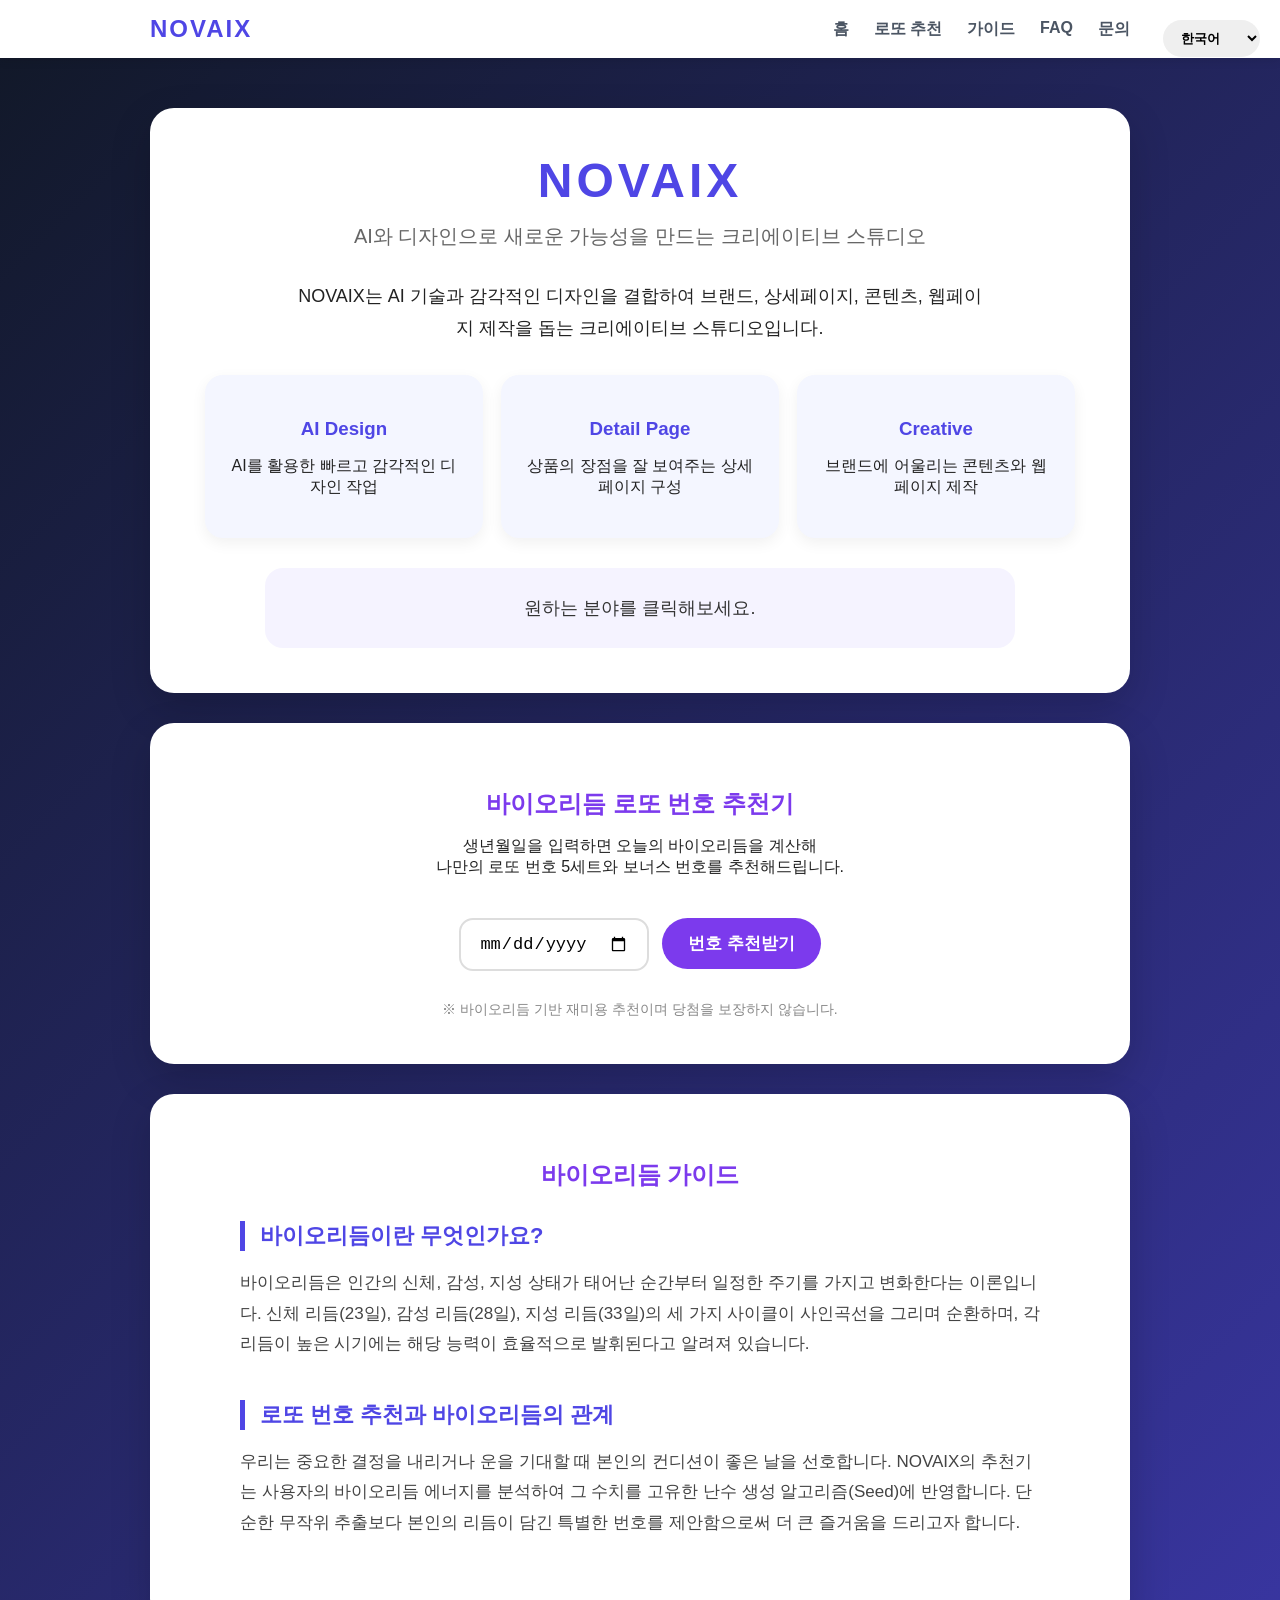
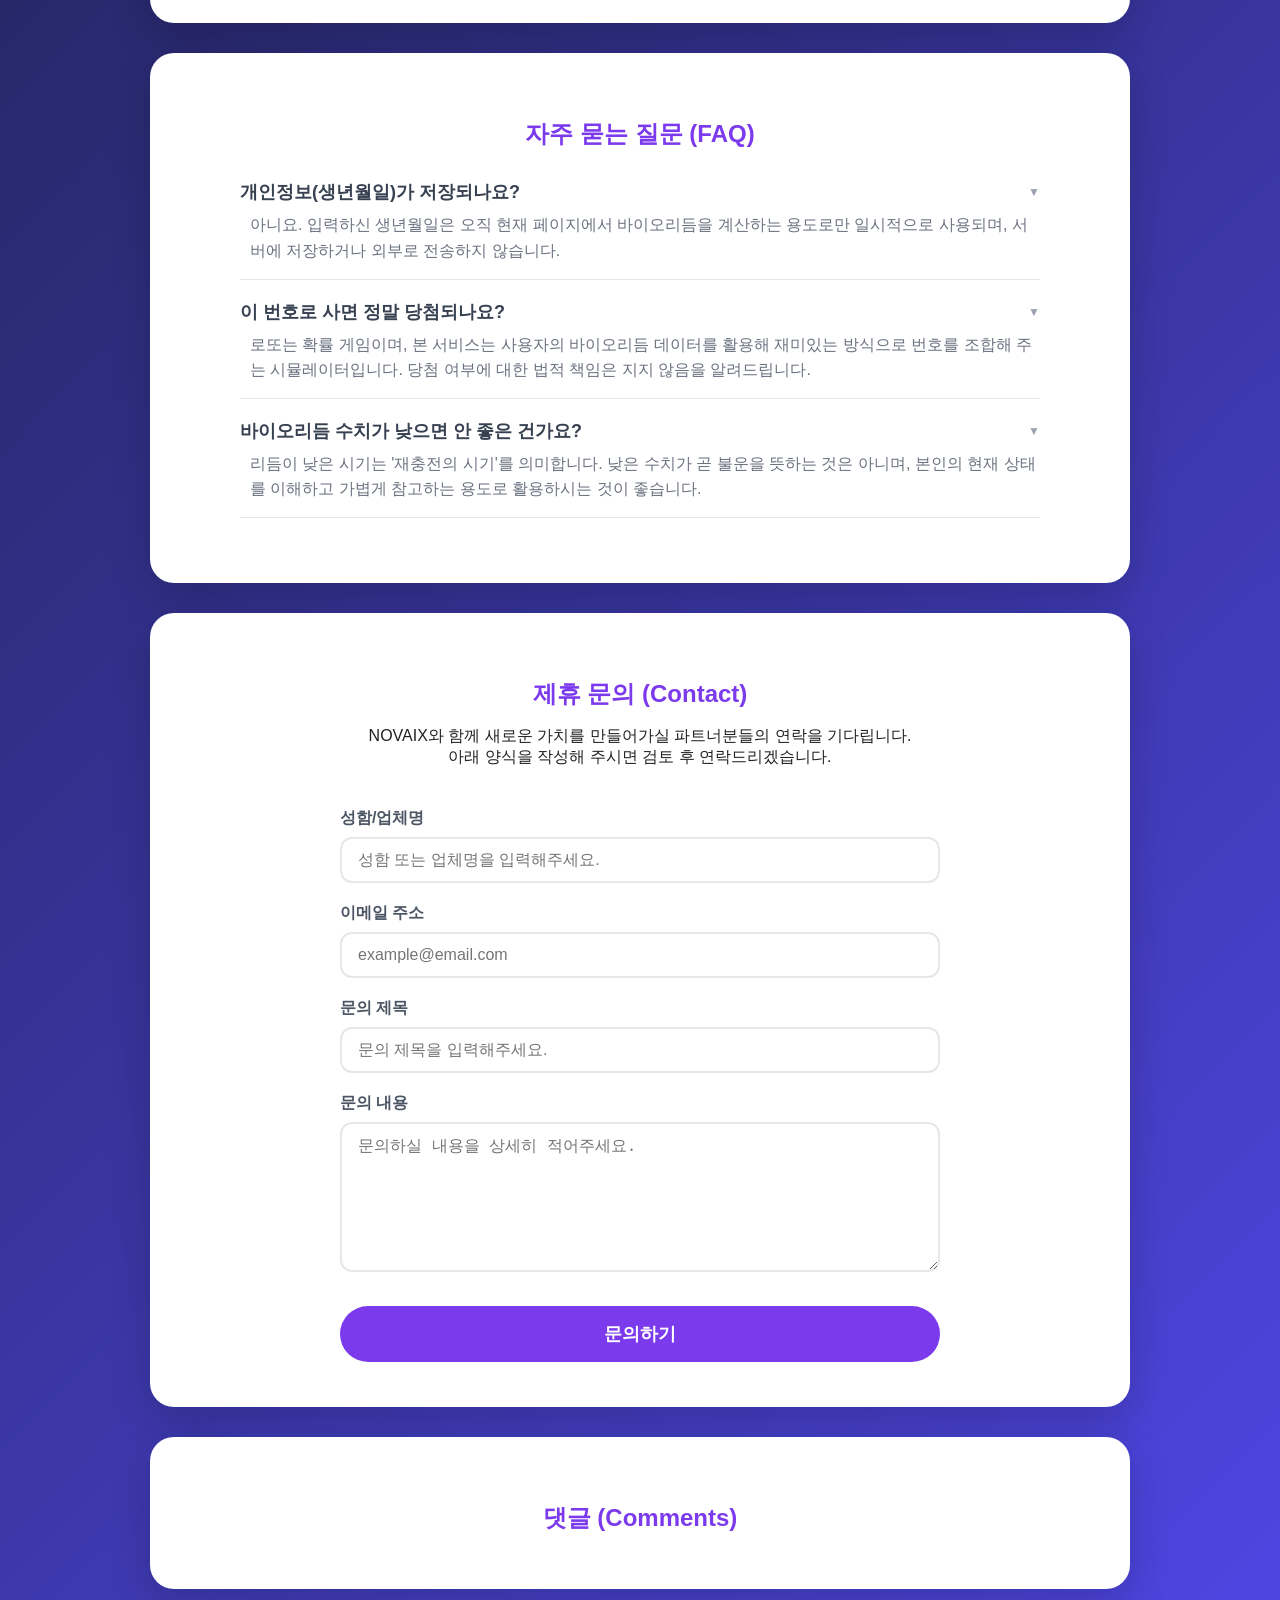
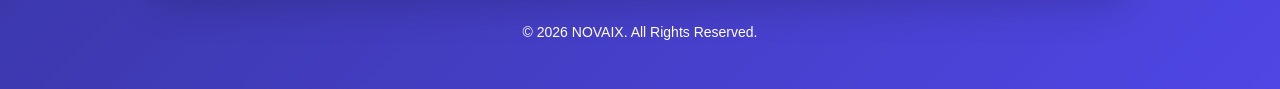
<file: index.html>
<!DOCTYPE html>
<html lang="ko">
<head>
  <meta charset="UTF-8">
  <meta name="viewport" content="width=device-width, initial-scale=1.0">
  <title>NOVAIX 바이오리듬 로또 추천기</title>
  <script async src="https://pagead2.googlesyndication.com/pagead/js/adsbygoogle.js?client=ca-pub-2356263208847868"
     crossorigin="anonymous"></script>
  <link rel="stylesheet" href="style.css">
</head>
<body>
  <nav class="navbar">
    <div class="nav-container">
      <div class="nav-logo">NOVAIX</div>
      <ul class="nav-links">
        <li><a href="#" id="nav-home">홈</a></li>
        <li><a href="#lotto-section" id="nav-lotto">로또 추천</a></li>
        <li><a href="#guide-section" id="nav-guide">가이드</a></li>
        <li><a href="#faq-section" id="nav-faq">FAQ</a></li>
        <li><a href="#contact-section" id="nav-contact">문의</a></li>
      </ul>
      <div class="language-box">
        <select id="langSelector">
          <option value="ko">한국어</option>
          <option value="en">English</option>
          <option value="ja">日本語</option>
          <option value="zh">中文</option>
        </select>
      </div>
    </div>
  </nav>

  <div class="container">

    <section id="hero-section" class="section">
      <div class="logo">NOVAIX</div>
      <p class="tagline" id="tagline">AI와 디자인으로 새로운 가능성을 만드는 크리에이티브 스튜디오</p>

      <p class="intro" id="intro">
        NOVAIX는 AI 기술과 감각적인 디자인을 결합하여
        브랜드, 상세페이지, 콘텐츠, 웹페이지 제작을 돕는 크리에이티브 스튜디오입니다.
        작은 아이디어도 눈에 띄는 결과물로 완성합니다.
      </p>

      <div class="cards">
        <div class="card" data-service="ai">
          <h3 id="card-title-ai">AI Design</h3>
          <p id="card-desc-ai">AI를 활용한 빠르고 감각적인 디자인 작업</p>
        </div>

        <div class="card" data-service="detail">
          <h3 id="card-title-detail">Detail Page</h3>
          <p id="card-desc-detail">상품의 장점을 잘 보여주는 상세페이지 구성</p>
        </div>

        <div class="card" data-service="creative">
          <h3 id="card-title-creative">Creative</h3>
          <p id="card-desc-creative">브랜드에 어울리는 콘텐츠와 웹페이지 제작</p>
        </div>
      </div>

      <div id="serviceResult" class="service-result">
           원하는 분야를 클릭해보세요.
      </div>
    </section>

    <section id="lotto-section" class="section">
      <h2 id="lottoTitle">바이오리듬 로또 번호 추천기</h2>
      <p id="lottoDesc">
        생년월일을 입력하면 오늘의 바이오리듬을 계산해<br>
        나만의 로또 번호 5세트와 보너스 번호를 추천해드립니다.
      </p>

      <div class="input-area">
        <input type="date" id="birthDate">
        <button id="lottoButton" type="button">
           번호 추천받기
        </button>
      </div>

      <div class="bio-box" id="bioBox">
        <h3 id="bioBoxTitle">오늘의 바이오리듬</h3>

        <div class="bio-row">
          <span id="label-physical">신체 리듬</span>: <span id="physicalText"></span>
          <div class="bar-bg"><div class="bar" id="physicalBar"></div></div>
        </div>

        <div class="bio-row">
          <span id="label-emotional">감성 리듬</span>: <span id="emotionalText"></span>
          <div class="bar-bg"><div class="bar" id="emotionalBar"></div></div>
        </div>

        <div class="bio-row">
          <span id="label-intellectual">지성 리듬</span>: <span id="intellectualText"></span>
          <div class="bar-bg"><div class="bar" id="intellectualBar"></div></div>
        </div>
      </div>

      <div class="result" id="result"></div>

      <div class="note" id="lottoNote">
        ※ 바이오리듬 기반 재미용 추천이며 당첨을 보장하지 않습니다.
      </div>
    </section>

    <section id="guide-section" class="section">
      <h2 id="guideTitle">바이오리듬 가이드 (Biorhythm Guide)</h2>
      <div class="guide-content">
        <article class="guide-article">
          <h3 id="article1Title">바이오리듬이란 무엇인가요?</h3>
          <p id="article1Content">
            바이오리듬은 인간의 신체, 감성, 지성 상태가 태어난 순간부터 일정한 주기를 가지고 변화한다는 이론입니다. 
            신체 리듬(23일), 감성 리듬(28일), 지성 리듬(33일)의 세 가지 사이클이 사인곡선을 그리며 순환하며, 
            각 리듬이 높은 시기에는 해당 능력이 효율적으로 발휘된다고 알려져 있습니다.
          </p>
        </article>
        <article class="guide-article">
          <h3 id="article2Title">로또 번호 추천과 바이오리듬의 관계</h3>
          <p id="article2Content">
            우리는 중요한 결정을 내리거나 운을 기대할 때 본인의 컨디션이 좋은 날을 선호합니다. 
            NOVAIX의 추천기는 사용자의 바이오리듬 에너지를 분석하여 그 수치를 고유한 난수 생성 알고리즘(Seed)에 반영합니다. 
            단순한 무작위 추출보다 본인의 리듬이 담긴 특별한 번호를 제안함으로써 더 큰 즐거움을 드리고자 합니다.
          </p>
        </article>
      </div>
    </section>

    <section id="faq-section" class="section">
      <h2 id="faqTitle">자주 묻는 질문 (FAQ)</h2>
      <div class="faq-container">
        <div class="faq-item">
          <div class="faq-question" id="faqQ1">개인정보(생년월일)가 저장되나요?</div>
          <div class="faq-answer" id="faqA1">아니요. 입력하신 생년월일은 오직 현재 페이지에서 바이오리듬을 계산하는 용도로만 일시적으로 사용되며, 서버에 저장하거나 외부로 전송하지 않습니다.</div>
        </div>
        <div class="faq-item">
          <div class="faq-question" id="faqQ2">이 번호로 사면 정말 당첨되나요?</div>
          <div class="faq-answer" id="faqA2">로또는 확률 게임이며, 본 서비스는 사용자의 바이오리듬 데이터를 활용해 재미있는 방식으로 번호를 조합해 주는 시뮬레이터입니다. 당첨 여부에 대한 법적 책임은 지지 않음을 알려드립니다.</div>
        </div>
        <div class="faq-item">
          <div class="faq-question" id="faqQ3">바이오리듬 수치가 낮으면 안 좋은 건가요?</div>
          <div class="faq-answer" id="faqA3">리듬이 낮은 시기는 '재충전의 시기'를 의미합니다. 낮은 수치가 곧 불운을 뜻하는 것은 아니며, 본인의 현재 상태를 이해하고 가볍게 참고하는 용도로 활용하시는 것이 좋습니다.</div>
        </div>
      </div>
    </section>

    <section id="contact-section" class="section">
      <h2 id="contactTitle">제휴 문의 (Contact)</h2>
      <p id="contactDesc">
        NOVAIX와 함께 새로운 가치를 만들어가실 파트너분들의 연락을 기다립니다.<br>
        아래 양식을 작성해 주시면 검토 후 연락드리겠습니다.
      </p>

      <form action="https://formspree.io/f/mgoqweqr" method="POST" class="contact-form">
        <div class="form-group">
          <label for="name" id="label-name">성함/업체명</label>
          <input type="text" id="name" name="name" required placeholder="성함 또는 업체명을 입력해주세요.">
        </div>
        <div class="form-group">
          <label for="email" id="label-email">이메일 주소</label>
          <input type="email" id="email" name="email" required placeholder="example@email.com">
        </div>
        <div class="form-group">
          <label for="subject" id="label-subject">문의 제목</label>
          <input type="text" id="subject" name="subject" required placeholder="문의 제목을 입력해주세요.">
        </div>
        <div class="form-group">
          <label for="message" id="label-message">문의 내용</label>
          <textarea id="message" name="message" required placeholder="문의하실 내용을 상세히 적어주세요."></textarea>
        </div>
        <button type="submit" class="submit-button" id="btn-submit">문의하기</button>
      </form>
    </section>

    <section id="comments-section" class="section">
      <h2 id="commentsTitle">댓글 (Comments)</h2>
      <div class="giscus"></div>
    </section>

    <footer>
      © 2026 NOVAIX. All Rights Reserved.
    </footer>

  </div>

  <script src="main.js"></script>
</body>
</html>
</file>
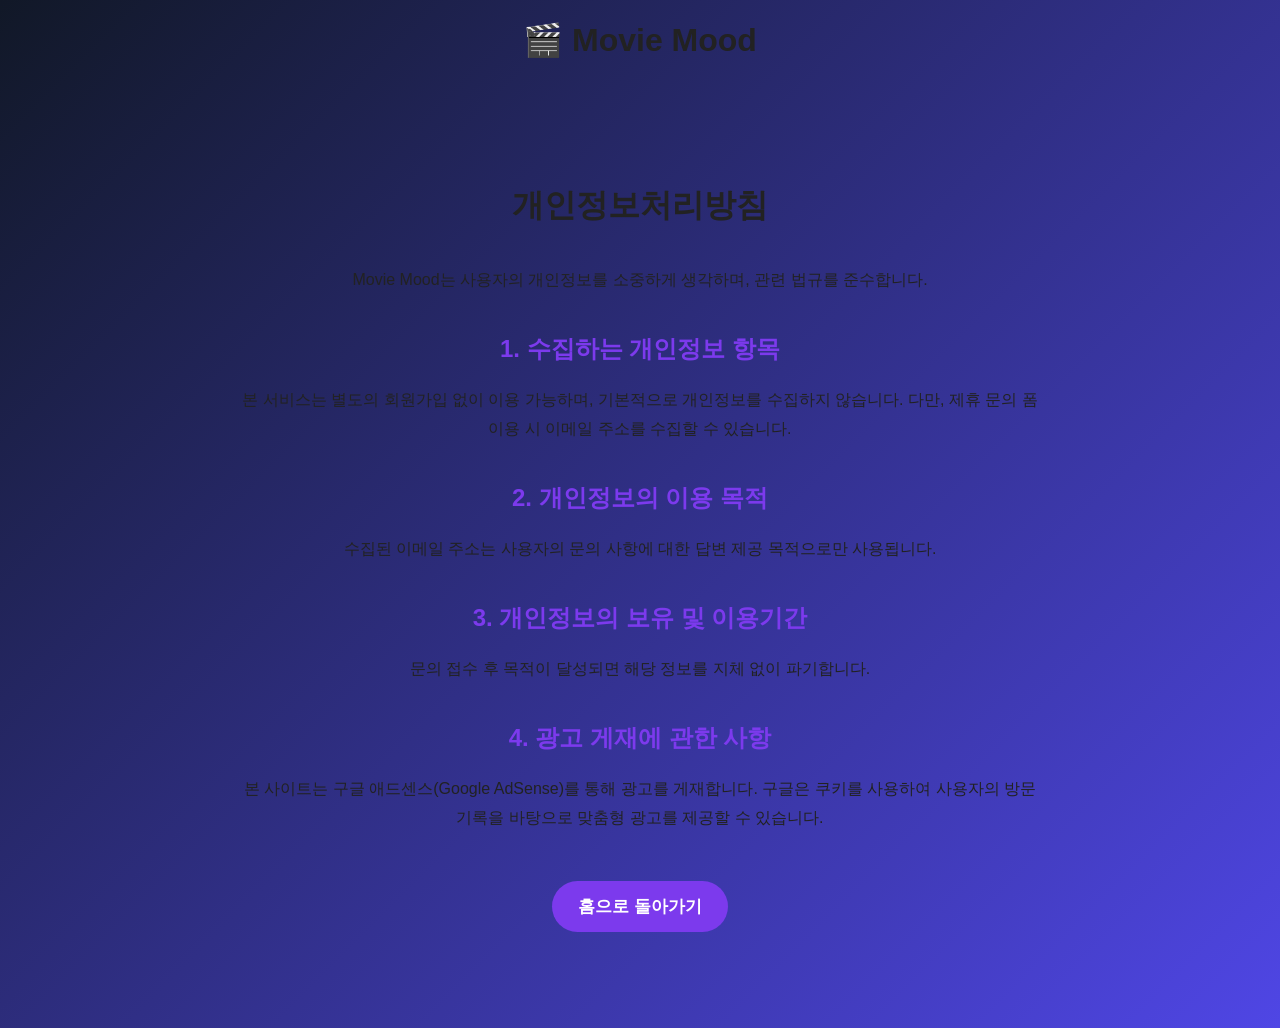
<file: privacy.html>
<!DOCTYPE html>
<html lang="ko">
<head>
    <meta charset="UTF-8">
    <meta name="viewport" content="width=device-width, initial-scale=1.0">
    <title>개인정보처리방침 - Movie Mood</title>
    <link rel="stylesheet" href="style.css">
    <style>
        .privacy-content { max-width: 800px; margin: 4rem auto; padding: 2rem; line-height: 1.8; }
        .privacy-content h1 { margin-bottom: 2rem; }
        .privacy-content h2 { margin-top: 2rem; }
    </style>
</head>
<body>
    <header>
        <h1 onclick="location.href='index.html'" style="cursor:pointer">🎬 Movie Mood</h1>
    </header>
    <main class="privacy-content">
        <h1>개인정보처리방침</h1>
        <p>Movie Mood는 사용자의 개인정보를 소중하게 생각하며, 관련 법규를 준수합니다.</p>
        
        <h2>1. 수집하는 개인정보 항목</h2>
        <p>본 서비스는 별도의 회원가입 없이 이용 가능하며, 기본적으로 개인정보를 수집하지 않습니다. 다만, 제휴 문의 폼 이용 시 이메일 주소를 수집할 수 있습니다.</p>
        
        <h2>2. 개인정보의 이용 목적</h2>
        <p>수집된 이메일 주소는 사용자의 문의 사항에 대한 답변 제공 목적으로만 사용됩니다.</p>
        
        <h2>3. 개인정보의 보유 및 이용기간</h2>
        <p>문의 접수 후 목적이 달성되면 해당 정보를 지체 없이 파기합니다.</p>
        
        <h2>4. 광고 게재에 관한 사항</h2>
        <p>본 사이트는 구글 애드센스(Google AdSense)를 통해 광고를 게재합니다. 구글은 쿠키를 사용하여 사용자의 방문 기록을 바탕으로 맞춤형 광고를 제공할 수 있습니다.</p>

        <button onclick="location.href='index.html'" class="mood-btn" style="margin-top: 2rem;">홈으로 돌아가기</button>
    </main>
</body>
</html>
</file>
<file: style.css>
body {
  margin: 0;
  font-family: Arial, sans-serif;
  background: linear-gradient(135deg, #111827, #4f46e5);
  color: #222;
  text-align: center;
}

.container {
  max-width: 980px;
  margin: 50px auto;
  padding: 0 20px;
}

.section {
  background: white;
  border-radius: 24px;
  padding: 45px 25px;
  margin-bottom: 30px;
  box-shadow: 0 15px 40px rgba(0,0,0,0.18);
}

.logo {
  font-size: 48px;
  font-weight: bold;
  color: #4f46e5;
  letter-spacing: 4px;
}

.tagline {
  font-size: 20px;
  color: #666;
  margin: 15px 0 30px;
}

.intro {
  font-size: 18px;
  line-height: 1.8;
  max-width: 700px;
  margin: 0 auto 30px;
}

.cards {
  display: flex;
  gap: 18px;
  justify-content: center;
  flex-wrap: wrap;
}

.card {
  width: 230px;
  padding: 24px;
  border-radius: 18px;
  background: #f4f6ff;
  box-shadow: 0 5px 15px rgba(0,0,0,0.06);
  cursor: pointer;
  transition: 0.3s;
}

.card:hover {
  transform: translateY(-8px);
  background: #ede9fe;
}

.service-result {
  margin: 30px auto 0;
  padding: 25px;
  max-width: 700px;
  background: #f5f3ff;
  border-radius: 18px;
  font-size: 18px;
  line-height: 1.7;
  color: #333;
}

.card h3 {
  color: #4f46e5;
  margin-bottom: 10px;
}

h2 {
  color: #7c3aed;
  margin-bottom: 10px;
}

.input-area {
  margin: 30px 0;
}

input {
  padding: 14px 18px;
  font-size: 17px;
  border: 2px solid #ddd;
  border-radius: 14px;
  outline: none;
  margin-right: 8px;
}

input:focus {
  border-color: #7c3aed;
}

button {
  padding: 14px 26px;
  font-size: 17px;
  border: none;
  border-radius: 30px;
  background: #7c3aed;
  color: white;
  cursor: pointer;
  font-weight: bold;
  margin-top: 10px;
}

button:hover {
  background: #5b21b6;
}

.bio-box {
  margin: 25px auto;
  padding: 20px;
  background: #f5f3ff;
  border-radius: 18px;
  max-width: 650px;
  display: none;
}

.bio-row {
  margin: 10px 0;
  font-size: 16px;
}

.bar-bg {
  width: 100%;
  height: 12px;
  background: #ddd;
  border-radius: 20px;
  overflow: hidden;
  margin-top: 6px;
}

.bar {
  height: 100%;
  width: 50%;
  border-radius: 20px;
  background: #7c3aed;
}

.result {
  margin-top: 30px;
}

.set {
  margin: 18px auto;
  padding: 18px;
  border-radius: 18px;
  background: #faf5ff;
  display: flex;
  align-items: center;
  justify-content: center;
  gap: 12px;
  flex-wrap: wrap;
}

.set-title {
  width: 70px;
  font-weight: bold;
  color: #7c3aed;
}

.ball {
  width: 50px;
  height: 50px;
  border-radius: 50%;
  display: flex;
  align-items: center;
  justify-content: center;
  font-size: 18px;
  font-weight: bold;
  color: white;
  box-shadow: 0 5px 12px rgba(0,0,0,0.2);
}

.bonus-label {
  margin-left: 10px;
  font-weight: bold;
  color: #555;
}

.bonus {
  border: 3px solid #333;
}

.note {
  margin-top: 25px;
  font-size: 14px;
  color: #888;
}

.contact-form {
  max-width: 600px;
  margin: 40px auto 0;
  text-align: left;
}

.form-group {
  margin-bottom: 20px;
}

.form-group label {
  display: block;
  font-weight: bold;
  margin-bottom: 8px;
  color: #4b5563;
}

.form-group input,
.form-group textarea {
  width: 100%;
  padding: 12px 16px;
  border: 2px solid #e5e7eb;
  border-radius: 12px;
  font-size: 16px;
  box-sizing: border-box;
  transition: border-color 0.2s;
}

.form-group input:focus,
.form-group textarea:focus {
  outline: none;
  border-color: #7c3aed;
}

.form-group textarea {
  height: 150px;
  resize: vertical;
}

.submit-button {
  width: 100%;
  padding: 16px;
  font-size: 18px;
  margin-top: 10px;
}

footer {
  color: white;
  font-size: 14px;
  margin: 35px 0;
}

@media (max-width: 600px) {
  .logo {
    font-size: 38px;
  }

  input {
    width: 85%;
    margin-right: 0;
    margin-bottom: 10px;
  }

  .set-title,
  .bonus-label {
    width: 100%;
    margin-left: 0;
  }
}

/* Navbar styles */
.navbar {
  position: sticky;
  top: 0;
  background: white;
  padding: 15px 0;
  box-shadow: 0 2px 10px rgba(0,0,0,0.1);
  z-index: 1000;
}

.nav-container {
  max-width: 980px;
  margin: 0 auto;
  padding: 0 20px;
  display: flex;
  justify-content: space-between;
  align-items: center;
}

.nav-logo {
  font-size: 24px;
  font-weight: bold;
  color: #4f46e5;
  letter-spacing: 2px;
}

.nav-links {
  list-style: none;
  display: flex;
  gap: 25px;
  margin: 0;
  padding: 0;
}

.nav-links a {
  text-decoration: none;
  color: #4b5563;
  font-weight: 600;
  font-size: 16px;
  transition: color 0.2s;
}

.nav-links a:hover {
  color: #7c3aed;
}

/* Guide Section Styles */
.guide-content {
  text-align: left;
  max-width: 800px;
  margin: 30px auto 0;
}

.guide-article {
  margin-bottom: 40px;
}

.guide-article h3 {
  color: #4f46e5;
  font-size: 22px;
  margin-bottom: 15px;
  border-left: 5px solid #4f46e5;
  padding-left: 15px;
}

.guide-article p {
  font-size: 17px;
  line-height: 1.8;
  color: #444;
}

/* FAQ Section Styles */
.faq-container {
  text-align: left;
  max-width: 800px;
  margin: 30px auto 0;
}

.faq-item {
  margin-bottom: 20px;
  border-bottom: 1px solid #e5e7eb;
  padding-bottom: 15px;
}

.faq-question {
  font-weight: bold;
  font-size: 18px;
  color: #374151;
  margin-bottom: 8px;
  cursor: pointer;
  display: flex;
  justify-content: space-between;
  align-items: center;
}

.faq-question::after {
  content: '▼';
  font-size: 12px;
  color: #9ca3af;
}

.faq-answer {
  font-size: 16px;
  line-height: 1.6;
  color: #6b7280;
  padding-left: 10px;
}

/* Responsive adjustments */
@media (max-width: 768px) {
  .nav-links {
    display: none; /* Hide on mobile for simplicity, or could implement hamburger */
  }
  .navbar .language-box {
    position: static;
  }
}

.language-box {
  position: fixed;
  top: 20px;
  right: 20px;
  z-index: 999;
}

.language-box select {
  padding: 10px 14px;
  border-radius: 20px;
  border: none;
  font-weight: bold;
  cursor: pointer;
}
</file>
